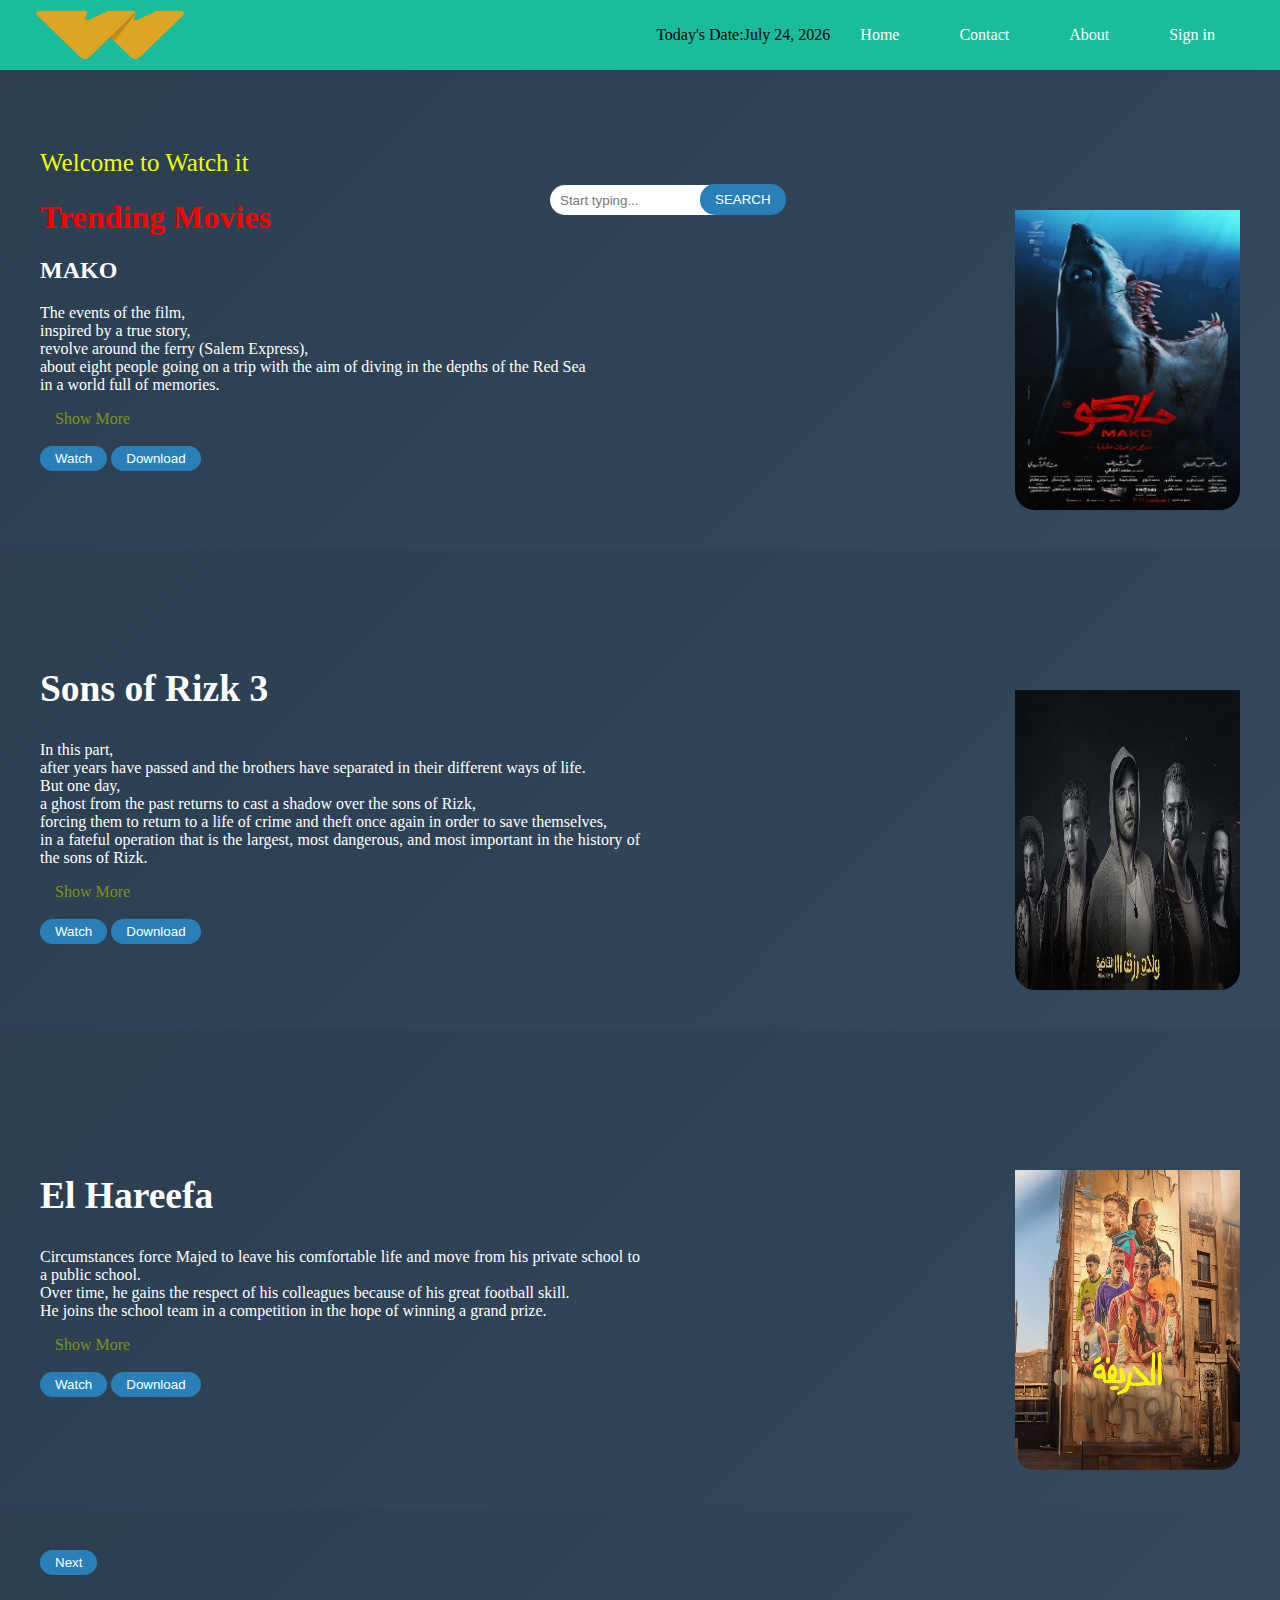
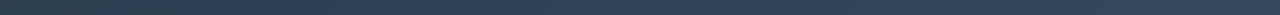
<file: index.html>
<html>
    <head>
        <title>Watch it</title>
        <link rel="stylesheet" href="Home.css"/>
    </head>
    <body>
        
            <div class="Upper">
          <img src="images22/Watchit_Logo.png" Width="150" height="50" />
          <div class="c">
            
                <p>Today's Date: <p id="currentDate"></p></p>
             
              <div class="o">
                <input placeholder="Start typing..." />
                <button class="btn1">SEARCH</button>
              </div >
          <a href="#">Home</a>
          <a href="#">Contact</a>
          <a href="#">About</a>
          <a  href="signin.html">Sign in</a>
        </div>
        </div>
<div class="Mako">
    <div>
<span>Welcome to Watch it</span>
<h1 class="Trends">Trending Movies</h1>
<h2 class="filmname">MAKO</h2>
<p class="p">The events of the film,<br>
    inspired by a true story,<br>
    revolve around the ferry (Salem Express),<br>
    about eight people going on a trip with the aim of diving in the depths of the Red Sea<br> in a world full of memories.</p>
    <a class="Show" href="mako.html">Show More</a><br></br>
    <button class="watchdownload">Watch</button> 
     <button class="watchdownload">Download</button>
    </div>
    <div>
        <img class="img_mako" src="images22/WhatsApp Image 2024-12-12 at 00.50.41_a7f95065.jpg" height="300" width="225" >
    </div>
</div>
<div class="Mako">
    <div>
        <span><h2 class="filmname">Sons of Rizk 3</h2></span>
        
        
        <p class="p">In this part,<br> after years have passed and the brothers have separated in their different ways of life.<br> But one day,<br> a ghost from the past returns to cast a shadow over the sons of Rizk,<br> forcing them to return to a life of crime and theft once again in order to save themselves,<br> in a fateful operation that is the largest, most dangerous, and most important in the history of the sons of Rizk.<br>
            </p>
            <a class="Show" href="sonsofrezk.html">Show More</a> <br></br>
            <button class="watchdownload">Watch</button> 
    <button class="watchdownload">Download</button>
            </div>
            <div>
                <img class="img_mako" src="images22/images (12).jpeg.jpg" height="300" width="225">
            </div>
</div>
<div class="Mako">
    <div>
        <span><h2 class="filmname">El Hareefa</h2></span>
        
        <p class="p">Circumstances force Majed to leave his comfortable life and move from his private school to a public school.<br> Over time, he gains the respect of his colleagues because of his great football skill.<br> He joins the school team in a competition in the hope of winning a grand prize.</p>
            <a class="Show" href="el 7arefa.html">Show More</a> <br></br>
            <button class="watchdownload">Watch</button>  
    <button class="watchdownload">Download</button>
            </div>
            <div>
                <img class="img_mako" src="images22/WhatsApp Image 2024-12-12 at 00.50.32_4bb35100.jpg" height="300" width="225">
            </div>
</div>
            <div class="Mako">
                <button class="Next">Next</button>
            </div>
            <script language="javascript">
                document.addEventListener("DOMContentLoaded", function() {
  const today = new Date();
  const formattedDate = today.toLocaleDateString('EG', {
    year: 'numeric',
    month: 'long',
    day: 'numeric'
  });
  document.getElementById('currentDate').textContent = formattedDate;
});
            </script>
            <script>
                let username = sessionStorage.getItem("username");
              
                if (username) {
                    document.getElementById("usernameLink").textContent = username;
                }
              </script>
    </body>
</html>
</file>
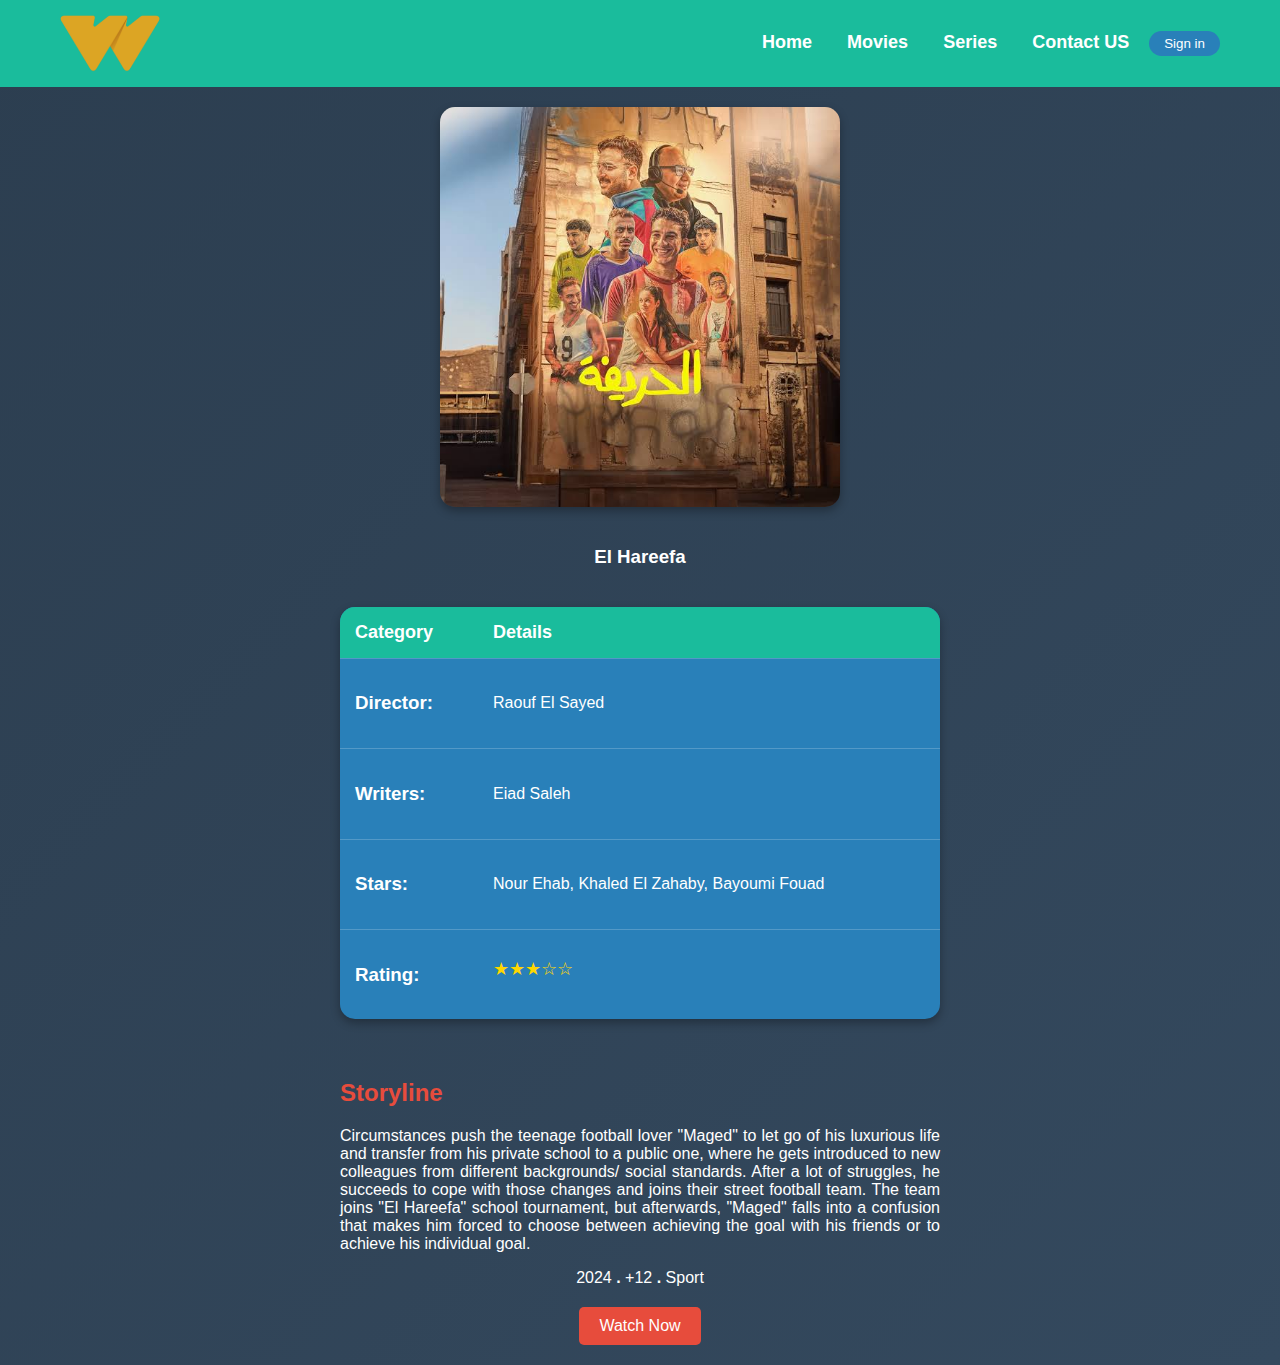
<file: el 7arefa.html>
<!DOCTYPE html>
<html lang="en">
<head>
    <meta charset="UTF-8">
    
    <title>El Hareefa Movie</title>
    <style>
        body {
            margin: 0;
            font-family: "Roboto", sans-serif;
            background: linear-gradient(135deg, #2c3e50, #34495e);
            color: #fff;
        }

        header {
            padding: 15px 60px;
            background: #1abc9c;
            font-size: 18px;
            font-weight: bold;
            display: flex;
            justify-content: space-between;
            align-items: center;
        }
       
        .logo {
            width: 100px;
        }
        .btn {
            background-color:#2980b9;
            border-radius: 15px;
            padding: 5px 15px;
            color: #ffffff;
            border: none;
            size: 150px;
        
        }
 
        .btn:hover {
            background-color: #5050ff;
        }
 
        .header-links a {
            color: white;
            padding: 5px 15px;
            text-decoration: none;
            border-radius: 15px;
        }
 
        .header-links a:hover {
            background-color: #17a689
        }

        .container {
            display: flex;
            flex-direction: column;
            align-items: center;
            margin: 20px;
        }

        .movie-poster {
            width: 90%;
            max-width: 400px;
            border-radius: 15px;
            box-shadow: 0 4px 10px rgba(0, 0, 0, 0.3);
            margin-bottom: 20px;
        }

        table {
            width: 600px;
            margin: 20px ;
            border-collapse: collapse;
            background: #2980b9;
            border-radius: 15px;
            overflow: hidden;
            box-shadow: 0 4px 10px rgba(0, 0, 0, 0.3);
            text-align: left;
            color: #fff;
        }

        table th, table td {
            padding: 15px;
            border-bottom: 1px solid rgba(255, 255, 255, 0.2);
        }

        table th {
            background: #1abc9c;
            font-size: 18px;
        }

        table tr:last-child td {
            border-bottom: none;
        }

        .rating {
            display: flex;
            align-items: center;
            font-size: 18px;
            color: gold;
            position: absolute;
            top: 943px;
        }

        .storyline {
            margin-top: 20px;
            max-width: 600px;
            text-align: justify;
        }

          input {
           border-radius: 50px;
           border: none;
           height: 30px;
           padding: 0 10px;
        }

          .btn1 {
            position: absolute;
            left:600px;
            bottom: 685px;
            height: 31px;
            background-color:#2980b9;
            border-radius: 15px;
            padding: 5px 15px;
            color: #ffffff;
            border: none;
        }

          .btn1:hover{
         background-color:#5050ff
        }

        .btn2 {
            margin-top: 20px;
            padding: 10px 20px;
            font-size: 16px;
            color: #fff;
            background: #e74c3c;
            border: none;
            border-radius: 5px;
        }

        .btn2:hover {
            background: #c0392b;
        }
        h2{
           color: #e74c3c;
        }
    </style>
</head>
<body>
    <header><img class="logo" src="images22/Watchit_Logo.png" />
    
      <div class="header-links">
        <a href="Homeforuser.html">Home</a>
        <a href="#">Movies</a>
        <a href="#">Series</a>
        <a href="#">Contact US</a>
        <button id="usernameLink" class="btn" > Sign in  </button>
        
      </div>
    </div>
  </header>

    <div class="container">
        <img class="movie-poster" src="images22//WhatsApp Image 2024-12-12 at 00.50.32_4bb35100.jpg" >
            <h3>El Hareefa</h3> 
        <table>
            <thead>
                <tr>
                    <th>Category</th>
                    <th>Details</th>
                </tr>
            </thead>
            <tbody>
                <tr>
                    <td><h3>Director:</h3></td>
                    <td>Raouf El Sayed</td>
                </tr>
                <tr>
                    <td><h3>Writers:</h3></td>
                    <td>Eiad Saleh</td>
                </tr>
                <tr>
                    <td><h3>Stars:</h3></td>
                    <td>Nour Ehab, Khaled El Zahaby, Bayoumi Fouad</td>
                </tr>
                <tr>
                    <td><h3>Rating:</h3></td>
                    <td class="rating">
                      ★★★☆☆
                    </td>
                </tr>
            </tbody>
        </table>

        <div class="storyline">
            <h2>Storyline</h2>
            <p>Circumstances push the teenage football lover "Maged" to let go of his luxurious life and transfer from his private school to a public one, where he gets introduced to new colleagues from different backgrounds/ social standards. After a lot of struggles, he succeeds to cope with those changes and joins their street football team. The team joins "El Hareefa" school tournament, but afterwards, "Maged" falls into a confusion that makes him forced to choose between achieving the goal with his friends or to achieve his individual goal.</p>
        </div>
          <span>2024      <strong>.</strong>      +12 <strong>.</strong>        Sport</span>
        <button class="btn2">Watch Now</button>
    </div>
    <script>
        let username = sessionStorage.getItem("username");
      
        if (username) {
            document.getElementById("usernameLink").textContent = username;
        }
      </script>
</body>
</html>
</file>
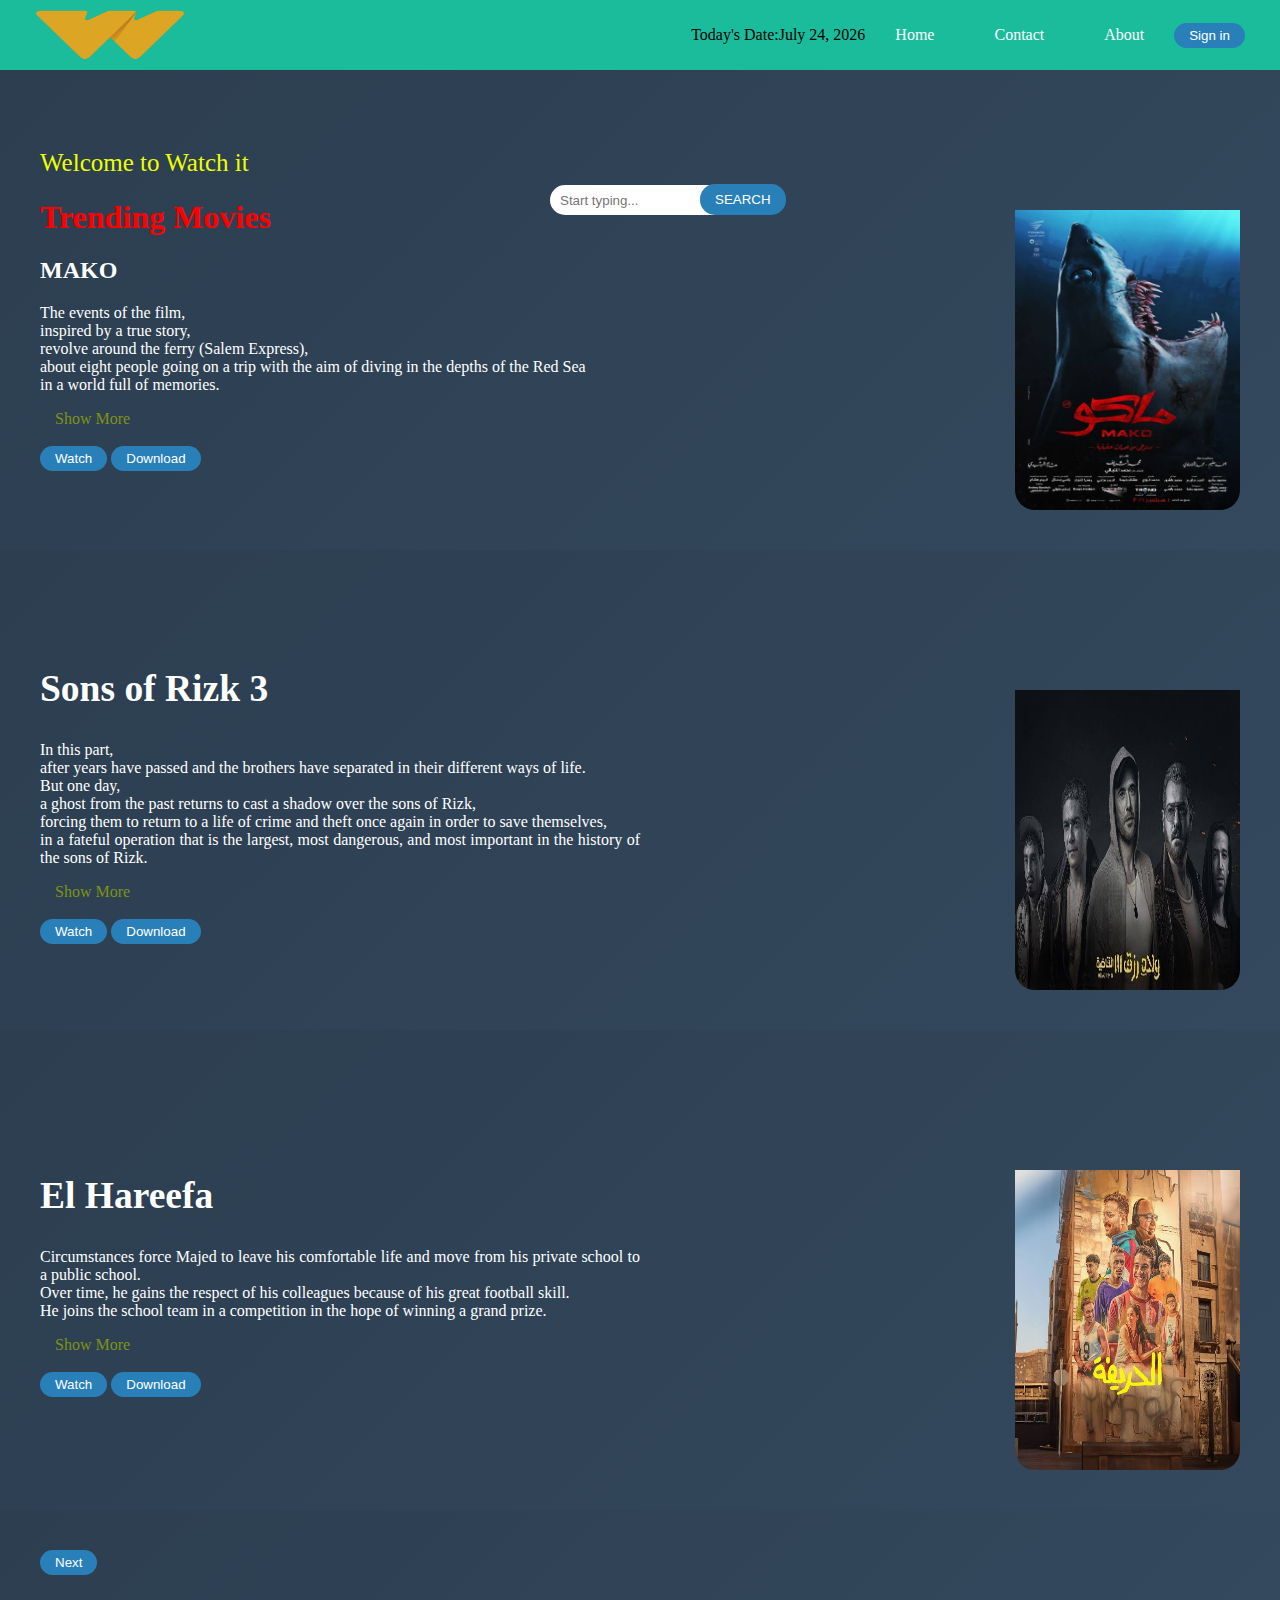
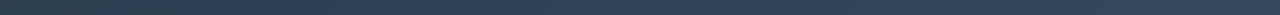
<file: Homeforuser.html>
<html>
    <head>
        <title>Watch it</title>
        <link rel="stylesheet" href="Home.css"/>
    </head>
    <body>
            <div class="Upper">
          <img src="images22/Watchit_Logo.png" Width="150" height="50" />
          <div class="c">
            
                <p>Today's Date: <p id="currentDate"></p></p>
             
              <div class="o">
                <input placeholder="Start typing..." />
                <button class="btn1">SEARCH</button>
              </div>
          <a href="#">Home</a>
          <a href="#">Contact</a>
          <a href="#">About</a>
          <button id="usernameLink" > Sign in  </button>
          </div>
        </div>
<div class="Mako">
    <div>
<span>Welcome to Watch it</span>
<h1 class="Trends">Trending Movies</h1>
<h2 class="filmname">MAKO</h2>
<p class="p">The events of the film,<br>
    inspired by a true story,<br>
    revolve around the ferry (Salem Express),<br>
    about eight people going on a trip with the aim of diving in the depths of the Red Sea<br> in a world full of memories.</p>
    <a class="Show" href="mako.html">Show More</a><br></br>
    <button class="watchdownload">Watch</button>
    <button class="watchdownload">Download</button>
    </div>
    <div>
        <img class="img_mako" src="images22/WhatsApp Image 2024-12-12 at 00.50.41_a7f95065.jpg" height="300" width="225" >
    </div>
</div>
<div class="Mako">
    <div>
        <span><h2 class="filmname">Sons of Rizk 3</h2></span>
        
        
        <p class="p">In this part,<br> after years have passed and the brothers have separated in their different ways of life.<br> But one day,<br> a ghost from the past returns to cast a shadow over the sons of Rizk,<br> forcing them to return to a life of crime and theft once again in order to save themselves,<br> in a fateful operation that is the largest, most dangerous, and most important in the history of the sons of Rizk.<br>
            </p>
            <a class="Show" href="sonsofrezk.html">Show More</a> <br></br>
            <button class="watchdownload">Watch</button>
    <button class="watchdownload">Download</button>
            </div>
            <div>
                <img class="img_mako" src="images22/images (12).jpeg.jpg" height="300" width="225">
            </div>
</div>
<div class="Mako">
    <div>
        <span><h2 class="filmname">El Hareefa</h2></span>
        
        <p class="p">Circumstances force Majed to leave his comfortable life and move from his private school to a public school.<br> Over time, he gains the respect of his colleagues because of his great football skill.<br> He joins the school team in a competition in the hope of winning a grand prize.</p>
            <a class="Show" href="el 7arefa.html">Show More</a> <br></br>
            <button class="watchdownload">Watch</button> 
    <button class="watchdownload">Download</button>
            </div>
            <div>
                <img class="img_mako" src="images22/WhatsApp Image 2024-12-12 at 00.50.32_4bb35100.jpg" height="300" width="225">
            </div>
</div>
            <div class="Mako">
                <button class="Next">Next</button>
            </div>
            <script language="javascript">
                document.addEventListener("DOMContentLoaded", function() {
  const today = new Date();
  const formattedDate = today.toLocaleDateString('EG', {
    year: 'numeric',
    month: 'long',
    day: 'numeric'
  });
  document.getElementById('currentDate').textContent = formattedDate;
});
            </script>
            <script>
                let username = sessionStorage.getItem("username");
              
                if (username) {
                    document.getElementById("usernameLink").textContent = username;
                }
              </script>
    </body>
</html>
</file>
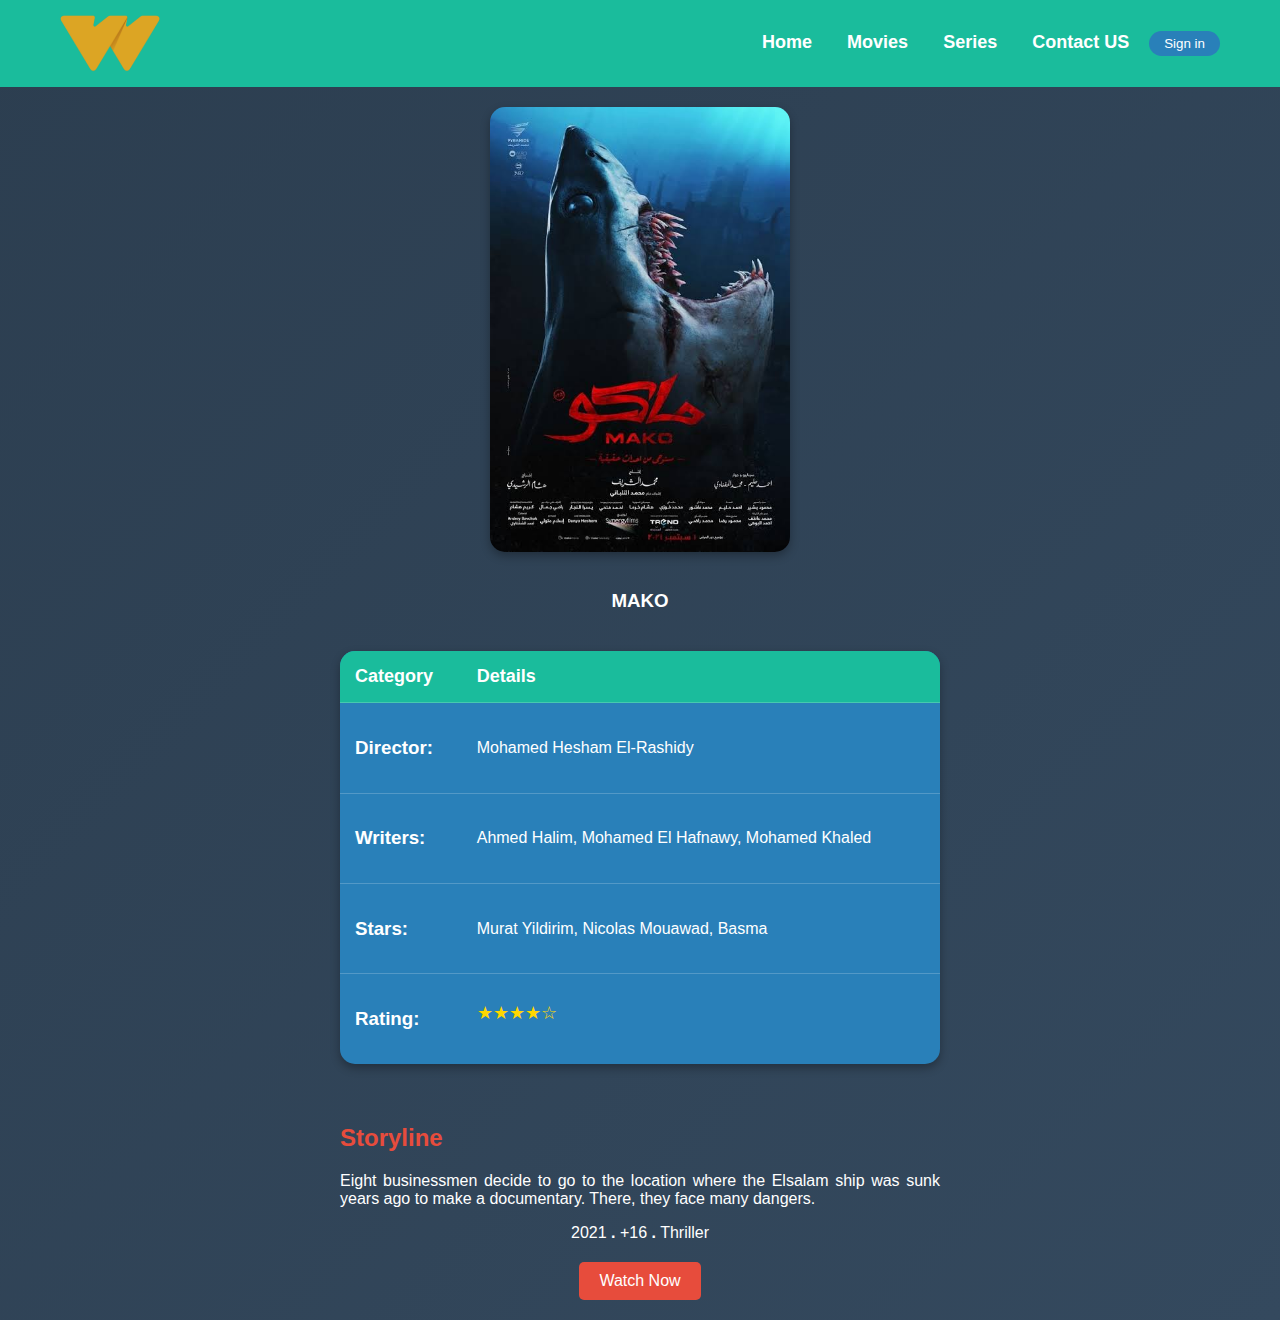
<file: mako.html>
<!DOCTYPE html>
<html lang="en">
<head>
    <meta charset="UTF-8">
    
    <title>Mako Movie</title>
    <style>
        body {
            margin: 0;
            font-family: "Roboto", sans-serif;
            background: linear-gradient(135deg, #2c3e50, #34495e);
            color: #fff;
        }

        header {
            padding: 15px 60px;
            background: #1abc9c;
            font-size: 18px;
            font-weight: bold;
            text-align: center;
            display: flex;
            justify-content: space-between;
            align-items: center;
        }
       
        .logo {
            width: 100px;
        }

        .btn {
            background-color:#2980b9;
            border-radius: 15px;
            padding: 5px 15px;
            color: #ffffff;
            border: none;
            size: 150px;
        }
 
        .btn:hover {
             background-color: #5050ff;
        }
 
        .header-links a {
            color: white;
            padding: 5px 15px;
            text-decoration: none;
            border-radius: 15px;
        }
 
        .header-links a:hover {
            background-color: #17a689;
        } 

        .container {
            display: flex;
            flex-direction: column;
            align-items: center;
            margin: 20px;
        }

        .movie-poster {
            width: 90%;
            max-width: 300px;
            border-radius: 15px;
            box-shadow: 0 4px 10px rgba(0, 0, 0, 0.3);
            margin-bottom: 20px;
        }

        table {
            width: 600px;
            margin: 20px ;
            border-collapse: collapse;
            background: #2980b9;
            border-radius: 15px;
            overflow: hidden;
            box-shadow: 0 4px 10px rgba(0, 0, 0, 0.3);
            text-align: left;
            color: #fff;
        }

        table th, table td {
            padding: 15px;
            border-bottom: 1px solid rgba(255, 255, 255, 0.2);
        }

        table th {
            background: #1abc9c;
            font-size: 18px;
        }

        table tr:last-child td {
            border-bottom: none;
        }

        .rating {
            display: flex;
            gap: 5px;
            align-items: center;
            font-size: 18px;
            color: gold;
            position: absolute;
            top:987px;
        }

        .storyline {
            margin-top: 20px;
            max-width: 600px;
            text-align: justify;
        }
    
        input {
           border-radius: 50px;
           border: none;
           outline: none;
           height: 30px;
           padding: 0 10px;
        }

        .btn1 {
             position: absolute;
             left:600px;
             bottom: 685px;
            height: 31px;
            background-color:#2980b9;
            border-radius: 15px;
            padding: 5px 15px;
            color: #ffffff;
            border: none;
        }

          .btn1:hover{
         background-color:#5050ff
        }

        .btn2 {
            margin-top: 20px;
            padding: 10px 20px;
            font-size: 16px;
            color: #fff;
            background: #e74c3c;
            border: none;
            border-radius: 5px;
        }

        .btn2:hover {
            background: #c0392b;
        }

        h2{
            color: #e74c3c;
        }

    </style>
</head>
<body>
    <header><img class="logo" src="images22/Watchit_Logo.png" />
    
      <div class="header-links">
        <a href="Homeforuser.html">Home</a>
        <a href="#">Movies</a>
        <a href="#">Series</a>
        <a href="#">Contact US</a>
        <button id="usernameLink" class="btn" > Sign in  </button>
        
      </div>
    </div>
  </header>

    <div class="container">
        <img class="movie-poster" src="images22//WhatsApp Image 2024-12-12 at 00.50.41_a7f95065.jpg" >
            <h3>MAKO</h3> 
        <table>
            <thead>
                <tr>
                    <th>Category</th>
                    <th>Details</th>
                </tr>
            </thead>
            <tbody>
                <tr>
                    <td><h3>Director:</h3></td>
                    <td>Mohamed Hesham El-Rashidy</td>
                </tr>
                <tr>
                    <td><h3>Writers:</h3></td>
                    <td>Ahmed Halim, Mohamed El Hafnawy, Mohamed Khaled</td>
                </tr>
                <tr>
                    <td><h3>Stars:</h3></td>
                    <td>Murat Yildirim, Nicolas Mouawad, Basma</td>
                </tr>
                <tr>
                    <td><h3>Rating:</h3></td>
                    <td class="rating">
                        ★★★★☆
                    </td>
                </tr>
            </tbody>
        </table>

        <div class="storyline">
            <h2>Storyline</h2>
            <p>Eight businessmen decide to go to the location where the Elsalam ship was sunk years ago to make a documentary. There, they face many dangers.</p>
        </div>
          <span>2021      <strong>.</strong>      +16 <strong>.</strong>        Thriller</span>
        <button class="btn2">Watch Now</button>
    </div>
    <script>
        let username = sessionStorage.getItem("username");
      
        if (username) {
            document.getElementById("usernameLink").textContent = username;
        }
      </script>
</body>
</html>
</file>
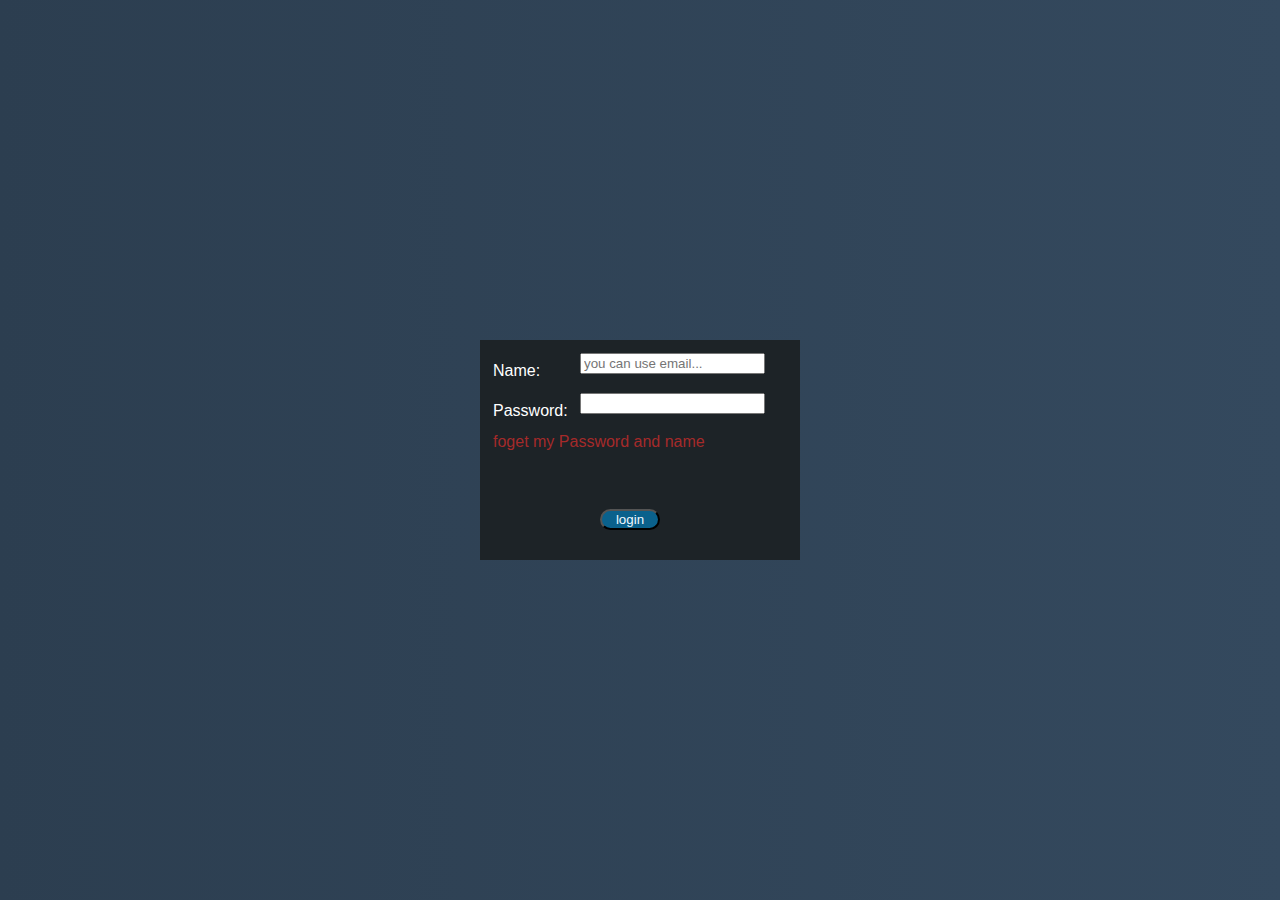
<file: signin.html>
<!DOCTYPE html>
<html lang="en">
<head>
    
    <title>Sigin</title>
    <style>
        body{ font-family: "Roboto", sans-serif;
           
            background: linear-gradient(135deg, #2c3e50, #34495e);  
        }
        form{
            background-color: #1d2327;
            align-items: center;
            color: white;
            justify-content: space-between;
            padding: 10px;
            width: 300px;
            height: 200px;
            position: absolute;
            top:50%;
            left:50%;
            transform: translate(-50%,-50%);
            
            
        }
        input{
            position: absolute;
            left: 100px;
            
        }
         button{
            background-color: rgb(10, 97, 140);
            position: absolute;
            right: 140px;
            bottom: 30px;
            border-radius:15px ;
            width: 60px;
            color: aliceblue;
            outline: none;
             
        }
        button :hover{
            background-color: rgb(228, 104, 16);

        }
        .A{
            text-decoration: none;
            color: brown;
        }
        
    </style>
</head>
<body>
    <div >
        <form method="post"  >
            <table  >
            <tr><td> Name:  </td> <td><input placeholder="you can use email..."  id="username" required> <br><br> </td> </tr>
            <tr><td> Password:</td> <td><input  type="password" name="y" required> <br><br></td> </tr>
            <tr><td> <a class="A" href="#">foget my Password and name</a><br><br> </td></tr>
                <tr><td><button onclick="login()" type="button">login</button></td></tr>
                
            </table>

        </form>
    </div>
    <script>
        function login() {
  let username = document.getElementById("username").value;
  sessionStorage.setItem("username", username);
  window.location.href = "Homeforuser.html";
  window.location.href = "mako.html";
  window.location.href = "el 7arefa.html";
  window.location.href = "sonsofrezk.html";
  
}


    </script>
    
</body>
</html>
</file>
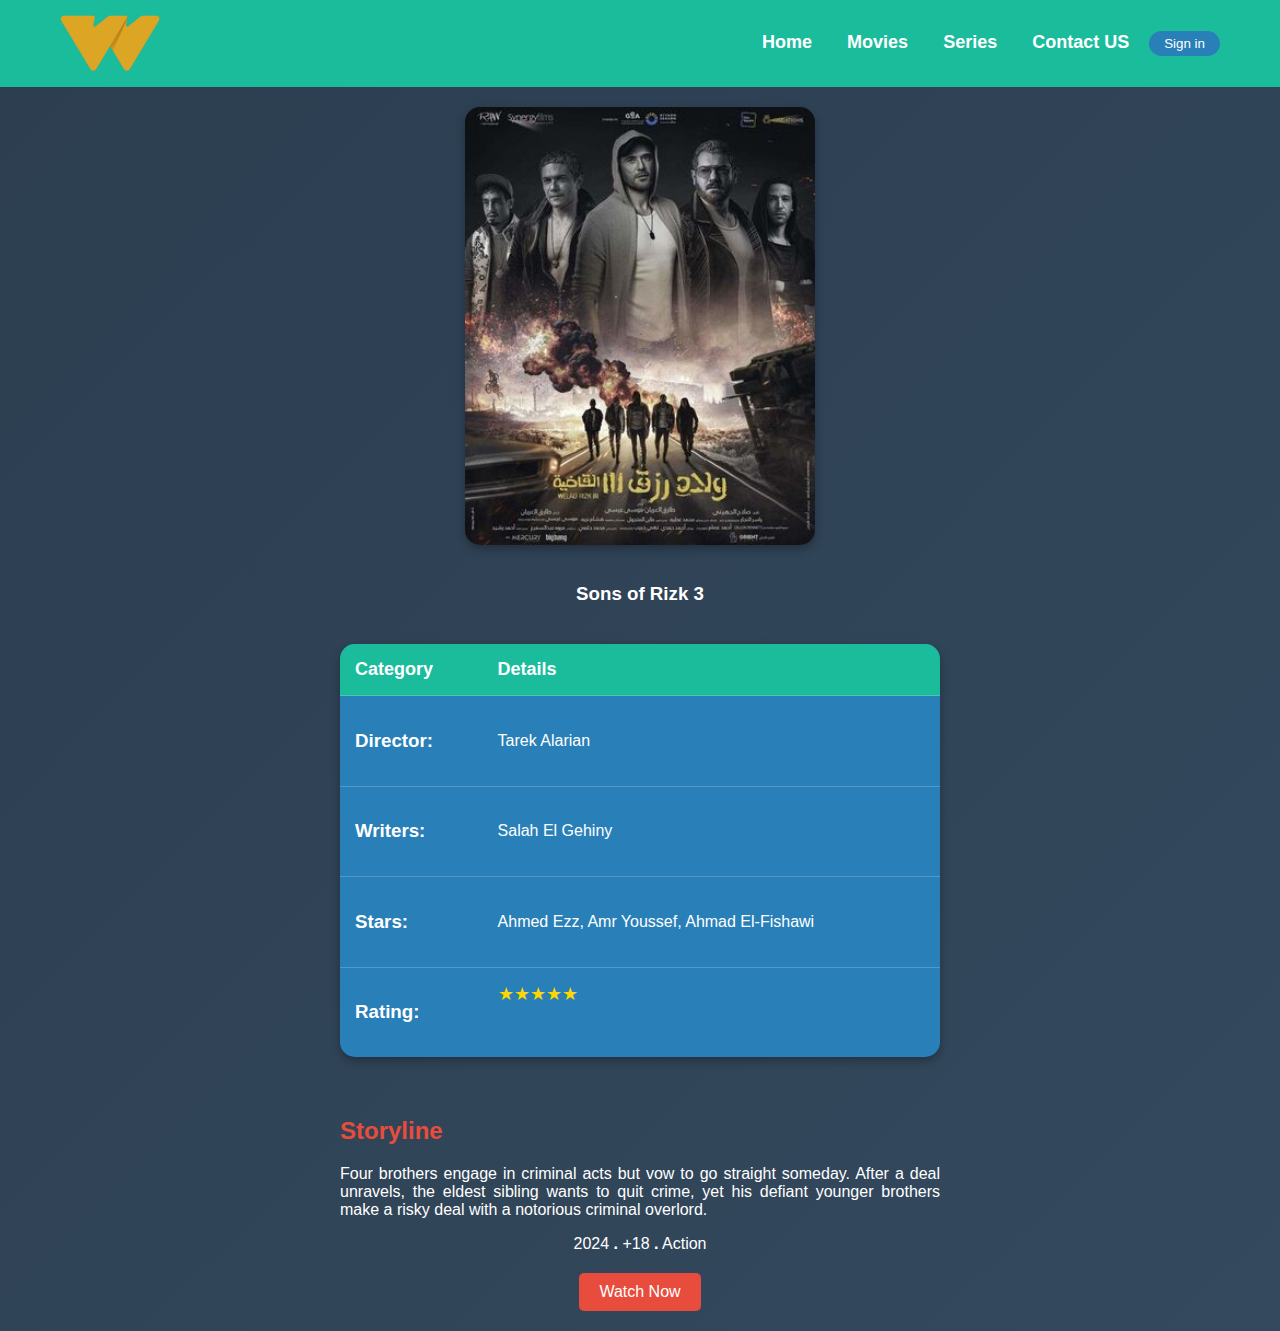
<file: sonsofrezk.html>
<!DOCTYPE html>
<html lang="en">
<head>
    <meta charset="UTF-8">
    
    <title>Sons of Rizk 3 Movie</title>
    <style>
        body {
            margin: 0;
            font-family: "Roboto", sans-serif;
            background: linear-gradient(135deg, #2c3e50, #34495e);
            color: #fff;
        }

        header {
            padding: 15px 60px;
            background: #1abc9c;
            font-size: 18px;
            font-weight: bold;
            text-align: center;
            display: flex;
            justify-content: space-between;
            align-items: center;
        }
       
        .logo {
             width: 100px;
        }

        .btn {
            background-color:#2980b9;
            border-radius: 15px;
            padding: 5px 15px;
            color: #ffffff;
            border: none;
            size: 150px;
        }
 
        .btn:hover {
            background-color: #5050ff;
        }
 
        .header-links a {
            color: white;
            padding: 5px 15px;
            text-decoration: none;
            border-radius: 15px;
        }
 
        .header-links a:hover {
            background-color: #17a689;
        }

        .container {
            display: flex;
            flex-direction: column;
            align-items: center;
            margin: 20px;
        }

        .movie-poster {
            width: 90%;
            max-width: 350px;
            border-radius: 15px;
            box-shadow: 0 4px 10px rgba(0, 0, 0, 0.3);
            margin-bottom: 20px;
        }

        table {
            width: 600px;
            margin: 20px ;
            border-collapse: collapse;
            background: #2980b9;
            border-radius: 15px;
            overflow: hidden;
            box-shadow: 0 4px 10px rgba(0, 0, 0, 0.3);
            text-align: left;
            color: #fff;
        }

        table th, table td {
            padding: 15px;
            border-bottom: 1px solid rgba(255, 255, 255, 0.2);
        }

        table th {
            background: #1abc9c;
            font-size: 18px;
        }

        table tr:last-child td {
            border-bottom: none;
        }

        .rating {
            display: flex;
            gap: 5px;
            align-items: center;
            font-size: 18px;
            color: gold;
            position: absolute;
            top:950 px;
        }

        .storyline {
            margin-top: 20px;
            max-width: 600px;
            text-align: justify;
        }
          input {
           border-radius: 50px;
           border: none;
           outline: none;
           height: 30px;
           padding: 0 10px;
        }

          .btn1 {
             position: absolute;
             left:600px;
             bottom: 685px;
            height: 31px;
            background-color:#2980b9;
            border-radius: 15px;
            padding: 5px 15px;
            color: #ffffff;
            border: none;
        }

          .btn1:hover{
         background-color:#5050ff
        }

        .btn2 {
            margin-top: 20px;
            padding: 10px 20px;
            font-size: 16px;
            color: #fff;
            background: #e74c3c;
            border: none;
            border-radius: 5px; 
        }

        .btn2:hover {
            background: #c0392b;
        }

        h2{
            color:#e74c3c;
        }

    </style>
</head>
<body>
    <header><img class="logo" src="images22/Watchit_Logo.png" />
 
      <div class="header-links">
        <a href="Homeforuser.html">Home</a>
        <a href="#">Movies</a>
        <a href="#">Series</a>
        <a href="#">Contact US</a>
        <button id="usernameLink" class="btn" > Sign in  </button>
        
      </div>
    </div>
  </header>

    <div class="container">
        <img class="movie-poster" src="images22//Welad_Rizk_3,_El_Qadia.jpeg" >
            <h3>Sons of Rizk 3</h3> 
        <table>
            <thead>
                <tr>
                    <th>Category</th>
                    <th>Details</th>
                </tr>
            </thead>
            <tbody>
                <tr>
                    <td><h3>Director:</h3></td>
                    <td>Tarek Alarian</td>
                </tr>
                <tr>
                    <td><h3>Writers:</h3></td>
                    <td>Salah El Gehiny</td>
                </tr>
                <tr>
                    <td><h3>Stars:</h3></td>
                    <td>Ahmed Ezz, Amr Youssef, Ahmad El-Fishawi</td>
                </tr>
                <tr>
                    <td><h3>Rating:</h3></td>
                    <td class="rating">
                        ★★★★★
                    </td>
                </tr>
            </tbody>
        </table>

        <div class="storyline">
            <h2>Storyline</h2>
            <p>Four brothers engage in criminal acts but vow to go straight someday. After a deal unravels, the eldest sibling wants to quit crime, yet his defiant younger brothers make a risky deal with a notorious criminal overlord.</p>
        </div>
          <span>2024      <strong>.</strong>      +18 <strong>.</strong>        Action</span>
        <button class="btn2">Watch Now</button>
    </div>
    <script>
        let username = sessionStorage.getItem("username");
      
        if (username) {
            document.getElementById("usernameLink").textContent = username;
        }
      </script>
</body>
</html>
</file>
<file: Home.css>
body{
    margin: 0;
}
.Upper{
    background-color: #1abc9c;;
    display: flex;
    flex-direction: row;
    justify-content: space-between;
    align-items: center;
    padding: 5px 35px;
    height: 60;

}
.Upper a{
    color: white;
    padding: 15px 30px;

            text-decoration: none;
            border-radius: 15px;
}
.Upper a:hover{
    background-color: #17a689;
}
.Upper button{
    background-color:#2980b9;
            border-radius: 15px;
            padding: 5px 15px;
            color: #ffffff;
            border: none;
            size: 150px;
justify-content: space-between;}
.Upper button:hover{
    background-color: #5050ff;
}
.Trends{
    color: red;
}
.wlcome{
    color: yellow;
}
.Mako{
    background: linear-gradient(135deg, #2c3e50, #34495e);
        display: flex;
    justify-content: space-between;
    align-items: center;
    padding: 40px;
    
    
}
.img_mako{
    padding-top: 100px;
    border: none;
    border-radius: 20px;
    
}
.Show{
    color: rgb(127, 146, 22);
            padding: 5px 15px;
            text-decoration: none;
            border-radius: 15px;
     
}
.Show:hover{
    color:#5e6b15;
    

}
.Next{
    background-color:#2980b9;
            border-radius: 15px;
            padding: 5px 15px;
            color: #ffffff;
            border: none;
            size: 150px; 
}
.Next:hover{
    background-color: #5050ff;
}
.watchdownload{
    background-color:#2980b9;
            border-radius: 15px;
            padding: 5px 15px;
            color: #ffffff;
            border: none;
            size: 150px;
}
.watchdownload:hover{
    background-color: #5050ff; 
}
.box {
    width: 500px;
    height: 150px;
    background-color: mediumspringgreen;
    border: 15px;
    padding: 20px;
    margin: 20px auto;
    text-align: center;
    box-shadow: 2px 2px 10px rgba(0, 0, 0, 0.1);
    border-radius: 30px;
}
.p{
    margin-top: 20px;
            max-width: 600px;
            text-align: justify;
            color: #FFFFFF;
                max-width: 600px;
             
           
}
.filmname{
    color:#ffffff;
}
.n{
    background-color:#2980b9;
            border-radius: 15px;
            padding: 5px 15px;
            color: #ffffff;
            border: none;
            size: 150px;
}
.n:hover{
    background-color: #5050ff; 
}
input {
    border-radius: 50px;
    border: none;
    height: 30px;
    padding: 0 10px;
    position: absolute;
    left:550px;
    bottom: 685px;

 }

   .btn1 {
     position: absolute;
     left:700px;
     bottom: 685px;
     height: 31px;
     background-color:#2980b9;
     border-radius: 15px;
     padding: 15px 15px;
     color: #ffffff;
     border: none;
     outline: none;
 }

 .btn1:hover{
    background-color:#5050ff
   }
   .c{
    display: flex;
    align-items: center;
    justify-content: space-between;
   }
  
    


   span
{
    color: hsl(64, 100%, 50%);
    font-size: 25px;
}
</file>
